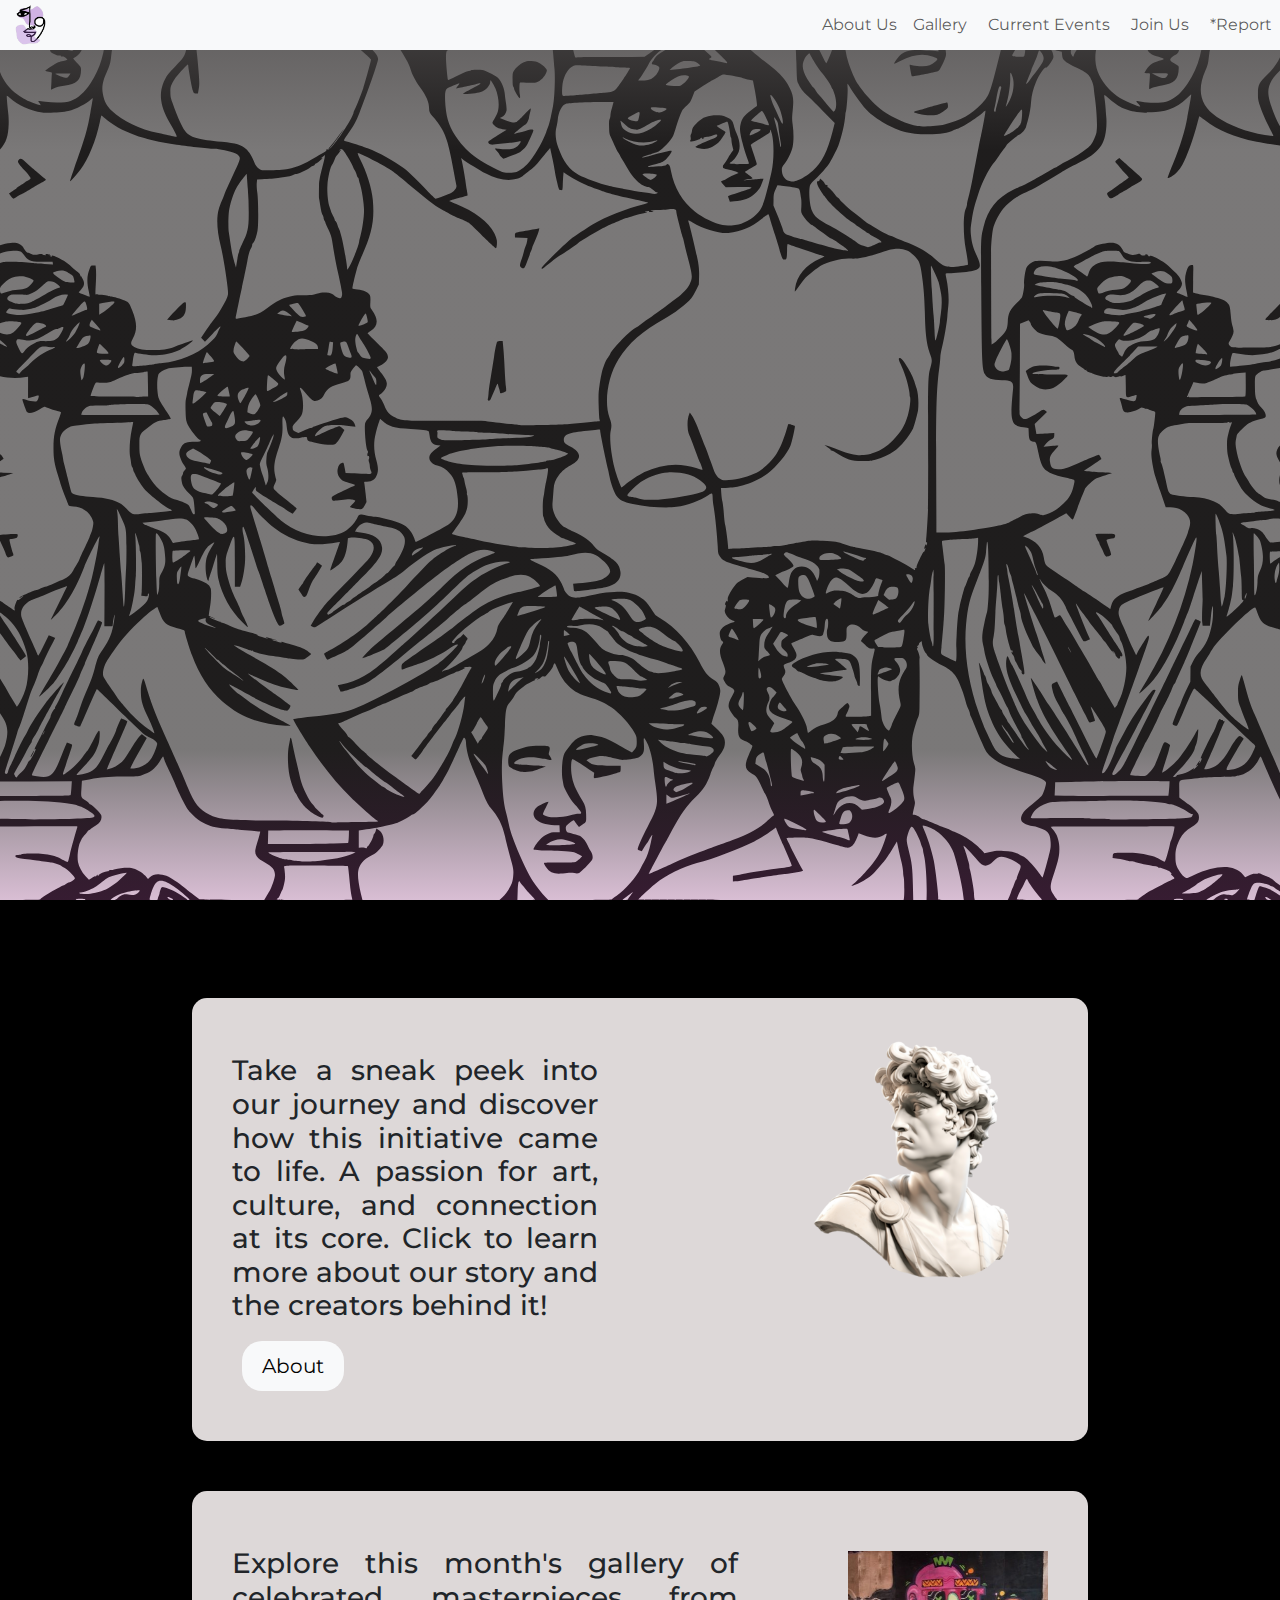
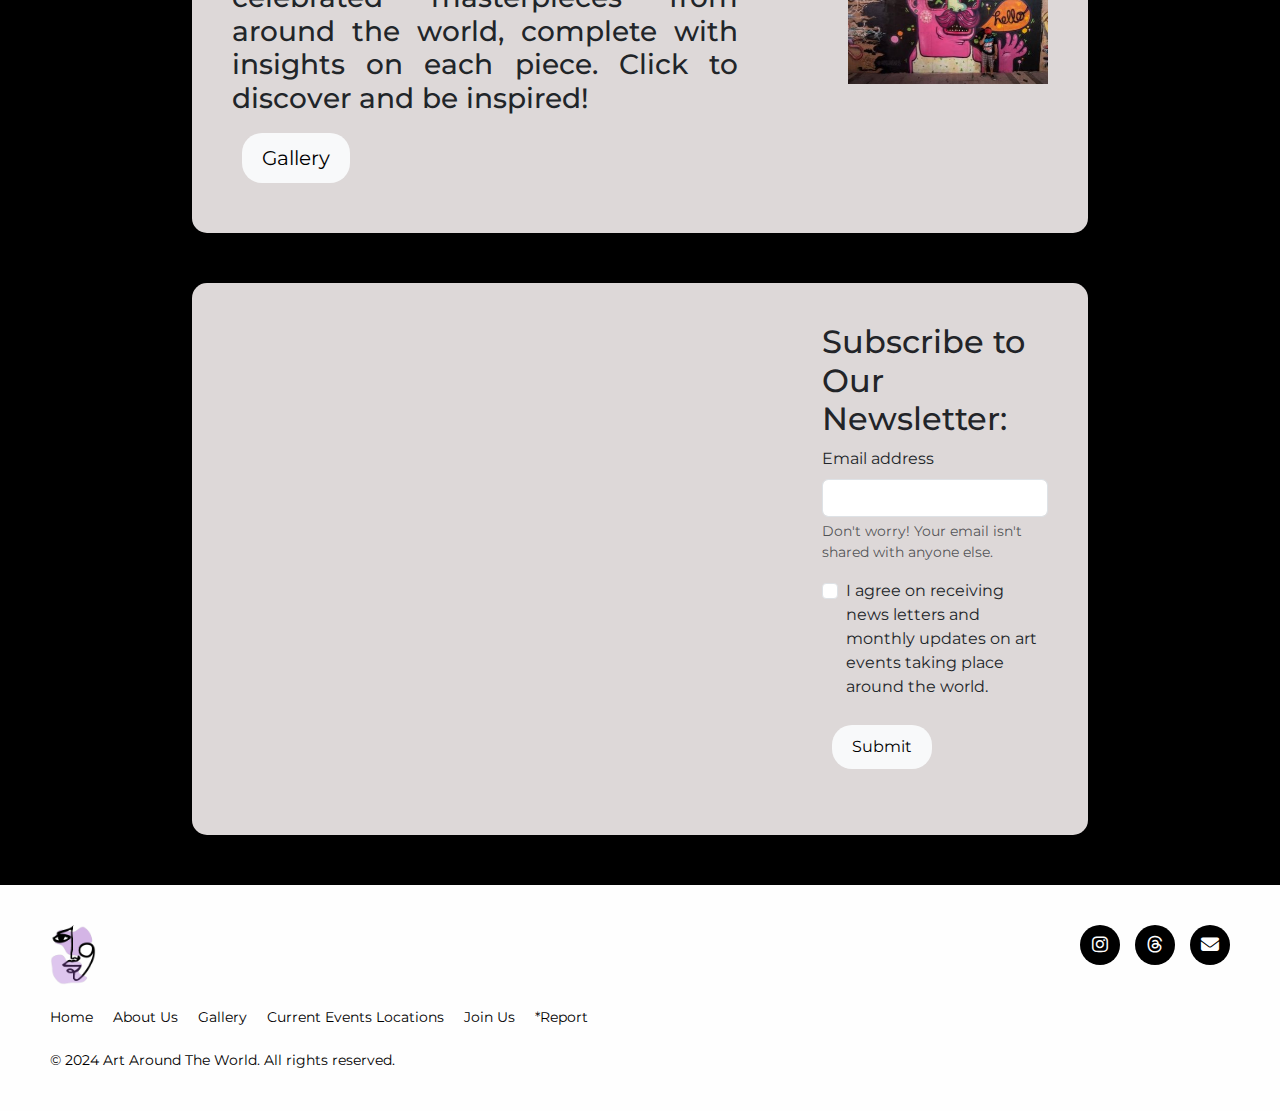
<file: index.html>
<!DOCTYPE html>
<html lang="en">
    <head>
    
<meta charset="utf-8" />
<meta name="viewport" content="width=device-width, initial-scale=1" />
<link href="https://cdn.jsdelivr.net/npm/bootstrap@5.3.3/dist/css/bootstrap.min.css" rel="stylesheet" integrity="sha384-QWTKZyjpPEjISv5WaRU9OFeRpok6YctnYmDr5pNlyT2bRjXh0JMhjY6hW+ALEwIH" crossorigin="anonymous">
<script defer src="https://cdn.jsdelivr.net/npm/bootstrap@5.3.3/dist/js/bootstrap.bundle.min.js" integrity="sha384-YvpcrYf0tY3lHB60NNkmXc5s9fDVZLESaAA55NDzOxhy9GkcIdslK1eN7N6jIeHz" crossorigin="anonymous"></script>
<link rel="preconnect" href="https://fonts.googleapis.com">
<link rel="preconnect" href="https://fonts.gstatic.com" crossorigin>
<link href="https://fonts.googleapis.com/css2?family=Montserrat:ital,wght@0,100..900;1,100..900&display=swap" rel="stylesheet">
<link href="https://stackpath.bootstrapcdn.com/bootstrap/5.1.3/css/bootstrap.min.css" rel="stylesheet">
<link rel="stylesheet" href="https://cdnjs.cloudflare.com/ajax/libs/font-awesome/6.6.0/css/all.min.css">


    <link
    rel="stylesheet"
    href="css/style.css" />
        <title>Home - webProjects</title>
    </head>

<body>
 
<nav id="navigationbar" class="navbar navbar-expand-lg bg-body-tertiary fixed-top">
  <a class="navbar-brand" href="index.html">
    <img src="assets/images/icons/logo.png" alt="Logo" style="height: 40px; margin-left:15px;">
  </a>
  <button class="navbar-toggler" type="button" data-bs-toggle="collapse" data-bs-target="#navbarNavDropdown" aria-controls="navbarNavDropdown" aria-expanded="false" aria-label="Toggle navigation">
    <span class="navbar-toggler-icon"></span>
  </button>
  <div class="collapse navbar-collapse justify-content-end" id="navbarNavDropdown">
    <ul class="navbar-nav">
      <li class="nav-item">
        <a class="nav-link" href="about.html" style="margin-left: 5px;">About Us</a>
      </li>
      <li class="nav-item">
        <a class="nav-link" href="gallery.html"> Gallery</a>
      </li>
      <li class="nav-item">
        <a class="nav-link" href="locations.html" style="margin-left: 5px;">Current Events</a>
      </li>
      <li class="nav-item">
        <a class="nav-link" href="form.html" style="margin-left: 5px;">Join Us</a>
      </li>
      <li class="nav-item">
        <a class="nav-link" href="assets/pdfs/artaroundreport.pdf" style="margin-left: 5px;">*Report</a>
      </li>
    </ul>
  </div>
</nav>

    <section id="HomePage">
    <div class="container fade-in pt-5">
      <div class="row align-items-center" style="min-height: 100vh">
        <div class="col-md-6 mb-4 mt-4">
          <h1>Art Around The World</h1>
          <p class="firstpagetext">
            Discover the beauty of global art through our curated collections and stay inspired with updates on the latest art expos around the world!</p><br>
          <p>Check out this month's expos taking place into these four countries!</p>
          <br>
          <a href="#AboutUsSection" type="button" class="btn btn-light btn-lg">Dive In</a>
        </div>
        <div class="col-md-6 d-flex justify-content-center">
          <div class="card-container d-flex flex-wrap justify-content-end">
            <div class="card card1 m-3">
              <h5>France</h5>
              <a href="locations.html" style="text-decoration:none;  backdrop-filter: blur(15);">
                <p>Elegant, Artistic</p>
              </a>
            </div>
            <div class="card card2 m-3">
              <h5>Greece</h5>
              <a href="locations.html" style="text-decoration:none; ">
                <p style="justify-content:center">Mythical, Historical</p>
              </a>
            </div>
            <div class="card card3 m-3">
              <h5>Italy</h5>
              <a href="locations.html" style="text-decoration:none;">
                <p>Vibrant, Cultural</p>
              </a>
            </div>
            <div class="card card4 m-3">
              <h5>Mexico</h5>
              <a href="locations.html" style="text-decoration:none;">
                <p>Timeless, Culinary</p>
              </a>
            </div>
          </div>
        </div>
      </div>
    </div>
  </section>

  <section id="AboutUsSection">
    <div class="aboutusbox">
      <div class="aboutustext">
        <h3>Take a sneak peek into our journey and discover how this initiative came to life. A passion for art, culture, and connection at its core.
          Click to learn more about our story and the creators behind it!</h3>
        <a href="about.html" type="button" class="btn btn-light btn-lg">About</a>


      </div>
      <div class="aboutusimage">
        <img src="assets/images/home-images/Homepageabout.png" alt="David Michelangelo">
      </div>
    </div>
    </div>

    <section id="GallerySection">
      <div class="gallerybox">
        <div class="gallerytext">
          <h3>Explore this month's gallery of celebrated masterpieces from around the world, complete with insights on each piece.
            Click to discover and be inspired!</h3>
          <a href="gallery.html" type="button" class="btn btn-light btn-lg">Gallery</a>


        </div>
        <div class="galleryimage">
          <div id="carousel" class="carousel slide" data-bs-ride="carousel">
            <div class="carousel-inner">
              <div class="carousel-item active">
                <img src="assets/images/carousel/carousel1.jpg" class="img-fluid" alt="street art">
              </div>
              <div class="carousel-item">
                <img src="assets/images/carousel/carousel2.png" class="img-fluid" alt="el manja">
              </div>
              <div class="carousel-item">
                <img src="assets/images/carousel/carousel3.png" class="img-fluid" alt="vast sea">
              </div>
            </div>

          </div>
        </div>
      </div>


      <section id="NewsletterSection">
        <div class="Contactbox">
          <div class="video">
          <iframe width="560" height="315" src="https://www.youtube.com/embed/ZVlQOytFCRI?si=2NcrLnakA2L5k1gX&amp;controls=0" title="YouTube video player" frameborder="0" allow="accelerometer; autoplay; clipboard-write; encrypted-media; gyroscope; picture-in-picture; web-share" referrerpolicy="strict-origin-when-cross-origin" allowfullscreen></iframe>          </div>
          <div class="form">
            <h2 style="color: #222428;">Subscribe to Our Newsletter:</h2>
            <div class="mb-3">
              <form>
                <div class="mb-3">
                  <label for="inputEmail" class="form-label">Email address</label>
                  <input
                    type="email"
                    class="form-control"
                    aria-describedby="emailHelp" />
                  <div id="emailHelp" class="form-text">
                    Don't worry! Your email isn't shared with anyone else.
                  </div>
                </div>

                <div class="mb-3 form-check">
                  <input type="checkbox" class="form-check-input"  />
                  <label class="form-check-label" >
                    I agree on receiving news letters and monthly updates on art events
                    taking place around the world.</label>
                </div>
                <button type="submit" class="btn btn-light">Submit</button>
              </form>
            </div>
          </div>
        </div>
        </div>
      </section>


    </section>
    <footer class="footer">
      <div class="footer-left">
          <img src="assets/images/icons/logo.png" alt="Art Around The World Logo" class="footer-logo">
          
          <ul class="footer-links">
              <li><a href="index.html">Home</a></li>
              <li><a href="aboutus.html">About Us</a></li>
              <li><a href="gallery.html">Gallery</a></li>
              <li><a href="locations.html">Current Events Locations</a></li>
              <li><a href="form.html">Join Us</a></li>
              <li><a href="assets/pdfs/artaroundreport.pdf">*Report</a></li>
  
          </ul>
  
          <p class="footer-copyright">
              &copy; 2024 Art Around The World. All rights reserved.
          </p>
      </div>
  
      <div class="footer-right">
          <a href="https://www.instagram.com" target="_blank" aria-label="Follow us on Instagram" class="social-link">
              <i class="fab fa-instagram"></i>
          </a>
          <a href="https://www.threads.net" target="_blank" aria-label="Follow us on Threads" class="social-link">
              <i class="fa-brands fa-threads"></i>
          </a>
          <a href="mailto:202312532@ua.edu.lb" aria-label="Email us" class="social-link">
              <i class="fas fa-envelope"></i>
          </a>
      </div>
  </footer></body>

</html>
</file>
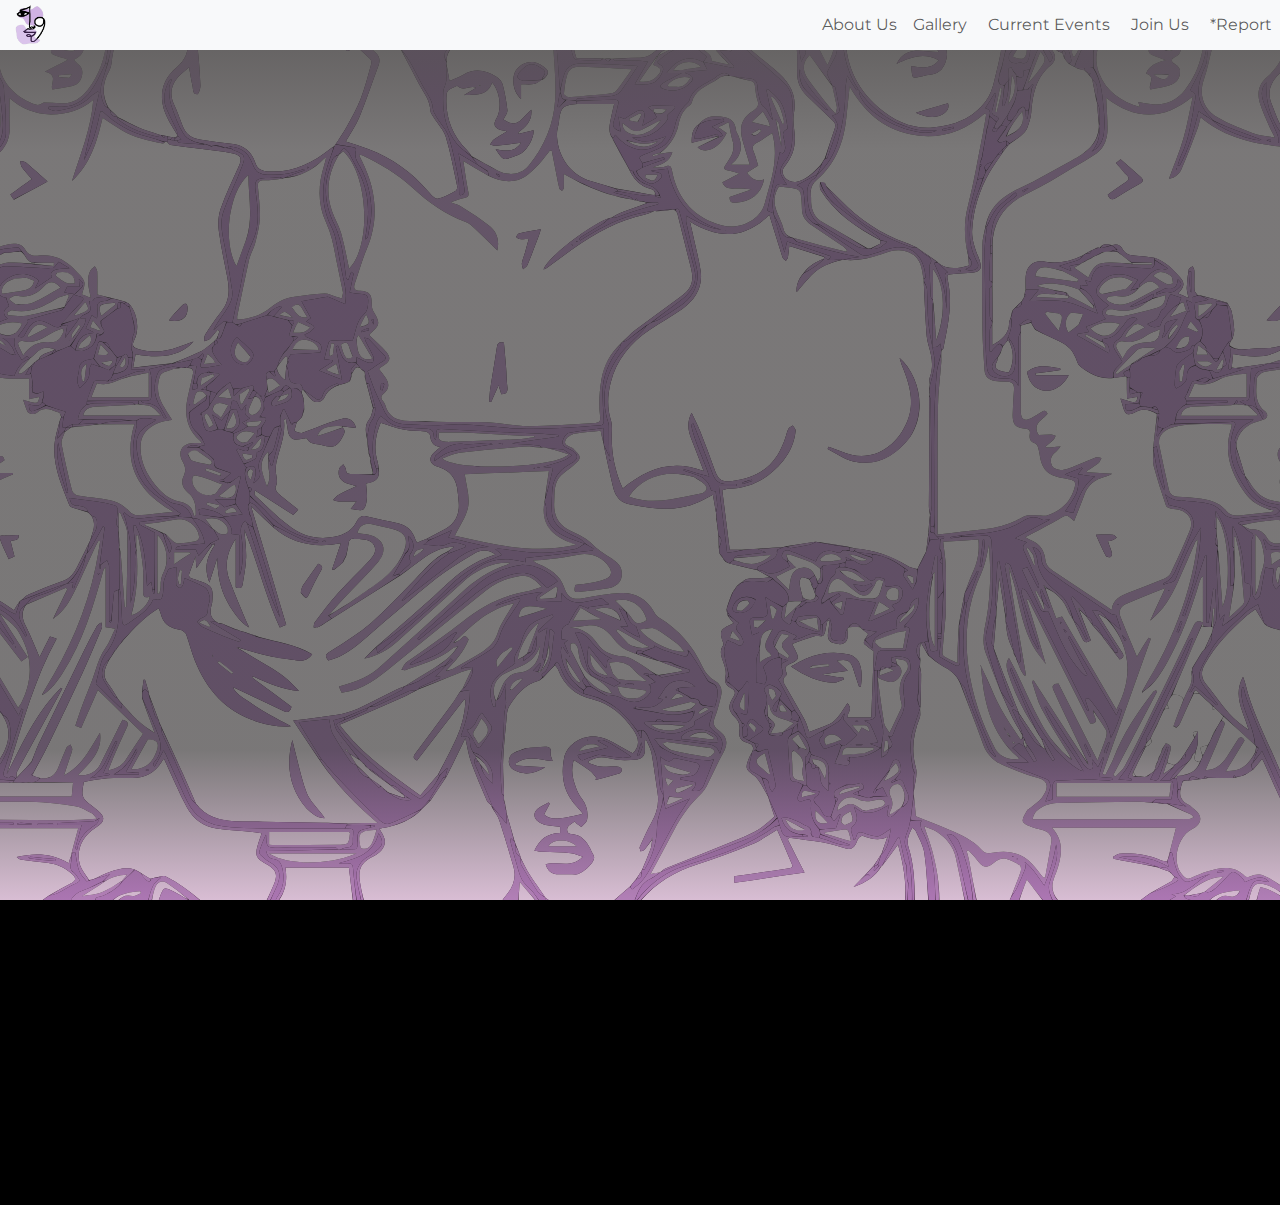
<file: form.html>
<!DOCTYPE html>
<html lang="en">

<head>
   
<meta charset="utf-8" />
<meta name="viewport" content="width=device-width, initial-scale=1" />
<link href="https://cdn.jsdelivr.net/npm/bootstrap@5.3.3/dist/css/bootstrap.min.css" rel="stylesheet" integrity="sha384-QWTKZyjpPEjISv5WaRU9OFeRpok6YctnYmDr5pNlyT2bRjXh0JMhjY6hW+ALEwIH" crossorigin="anonymous">
<script defer src="https://cdn.jsdelivr.net/npm/bootstrap@5.3.3/dist/js/bootstrap.bundle.min.js" integrity="sha384-YvpcrYf0tY3lHB60NNkmXc5s9fDVZLESaAA55NDzOxhy9GkcIdslK1eN7N6jIeHz" crossorigin="anonymous"></script>
<link rel="preconnect" href="https://fonts.googleapis.com">
<link rel="preconnect" href="https://fonts.gstatic.com" crossorigin>
<link href="https://fonts.googleapis.com/css2?family=Montserrat:ital,wght@0,100..900;1,100..900&display=swap" rel="stylesheet">
<link href="https://stackpath.bootstrapcdn.com/bootstrap/5.1.3/css/bootstrap.min.css" rel="stylesheet">
<link rel="stylesheet" href="https://cdnjs.cloudflare.com/ajax/libs/font-awesome/6.6.0/css/all.min.css">


    <link rel="stylesheet" href="css/style.css" />
    <link rel="stylesheet" href="css/form.css" />
    <title>JoinUs - webProjects</title>
</head>

<body>
   
<nav id="navigationbar" class="navbar navbar-expand-lg bg-body-tertiary fixed-top">
    <a class="navbar-brand" href="index.html">
      <img src="assets/images/icons/logo.png" alt="Logo" style="height: 40px; margin-left:15px;">
    </a>
    <button class="navbar-toggler" type="button" data-bs-toggle="collapse" data-bs-target="#navbarNavDropdown" aria-controls="navbarNavDropdown" aria-expanded="false" aria-label="Toggle navigation">
      <span class="navbar-toggler-icon"></span>
    </button>
    <div class="collapse navbar-collapse justify-content-end" id="navbarNavDropdown">
      <ul class="navbar-nav">
        <li class="nav-item">
          <a class="nav-link" href="about.html" style="margin-left: 5px;">About Us</a>
        </li>
        <li class="nav-item">
          <a class="nav-link" href="gallery.html"> Gallery</a>
        </li>
        <li class="nav-item">
          <a class="nav-link" href="locations.html" style="margin-left: 5px;">Current Events</a>
        </li>
        <li class="nav-item">
          <a class="nav-link" href="form.html" style="margin-left: 5px;">Join Us</a>
        </li>
        <li class="nav-item">
          <a class="nav-link" href="assets/pdfs/artaroundreport.pdf" style="margin-left: 5px;">*Report</a>
        </li>
      </ul>
    </div>
  </nav>

    <div class="fade-in">
        <div class="container py-5 mb-5 mt-0">
            <div class="row py-5">
                <div class="col-md-6 firstcol">
                    <form class="p-4 mt-3">
                    <h1><span class="title title-word">Join Us</span></h1>

                        <div class="mb-3">
                            <label for="exampleFormControlInput1" class="form-label">Name</label>
                            <input type="text" class="form-control" id="exampleFormControlInput1">
                        </div>
                        <div class="mb-3">
                            <label for="exampleFormControlInput2" class="form-label">Email</label>
                            <input type="text" class="form-control" id="exampleFormControlInput2">
                        </div>
                        <div class="mb-3">
                            <label for="exampleFormControlTextarea1" class="form-label">Tell us a little bit about yourself!</label>
                            <textarea type="text" class="form-control" id="exampleFormControlTextarea1" rows="3"></textarea>
                        </div>
                        <div class="col-md-4">
                            <label for="inputState" class="form-label">State</label>
                            <select id="inputState" class="form-select">
                                <option selected> Akkar</option>
                                <option selected> Baalbeck-Hermel</option>
                                <option selected> Beirut</option>
                                <option selected> Bekaa</option>
                                <option selected> Mount Lebanon</option>
                                <option selected> North Lebanon</option>
                                <option selected> Nabatiyeh</option>
                                <option selected> South Lebanon</option>
                                <option>...</option>
                            </select>
                        </div>
                        <div class="mb-3 mt-3">
                            <input class="form-check-input" type="checkbox" id="gridCheck">
                            <label class="form-check-label" for="gridCheck">
                                I acknowledge that submitting this form does not <br>guarantee acceptance into the team.
                            </label>
                        </div>

                        <div class="mb-3">
                            <button class="btn btn-primary">Submit</button>
                        </div>
                    </form>
                </div>
                <div class="col-md-6 secondcol">
                    <img src="assets/images/form/form.jpg" class="img-fluid" alt="Form image">
                </div>
            </div>
        </div>
        <footer class="footer">
            <div class="footer-left">
                <img src="assets/images/icons/logo.png" alt="Art Around The World Logo" class="footer-logo">
                
                <ul class="footer-links">
                    <li><a href="index.html">Home</a></li>
                    <li><a href="aboutus.html">About Us</a></li>
                    <li><a href="gallery.html">Gallery</a></li>
                    <li><a href="locations.html">Current Events Locations</a></li>
                    <li><a href="form.html">Join Us</a></li>
                    <li><a href="assets/pdfs/artaroundreport.pdf">*Report</a></li>
        
                </ul>
        
                <p class="footer-copyright">
                    &copy; 2024 Art Around The World. All rights reserved.
                </p>
            </div>
        
            <div class="footer-right">
                <a href="https://www.instagram.com" target="_blank" aria-label="Follow us on Instagram" class="social-link">
                    <i class="fab fa-instagram"></i>
                </a>
                <a href="https://www.threads.net" target="_blank" aria-label="Follow us on Threads" class="social-link">
                    <i class="fa-brands fa-threads"></i>
                </a>
                <a href="mailto:202312532@ua.edu.lb" aria-label="Email us" class="social-link">
                    <i class="fas fa-envelope"></i>
                </a>
            </div>
        </footer></body>

</html>
</file>
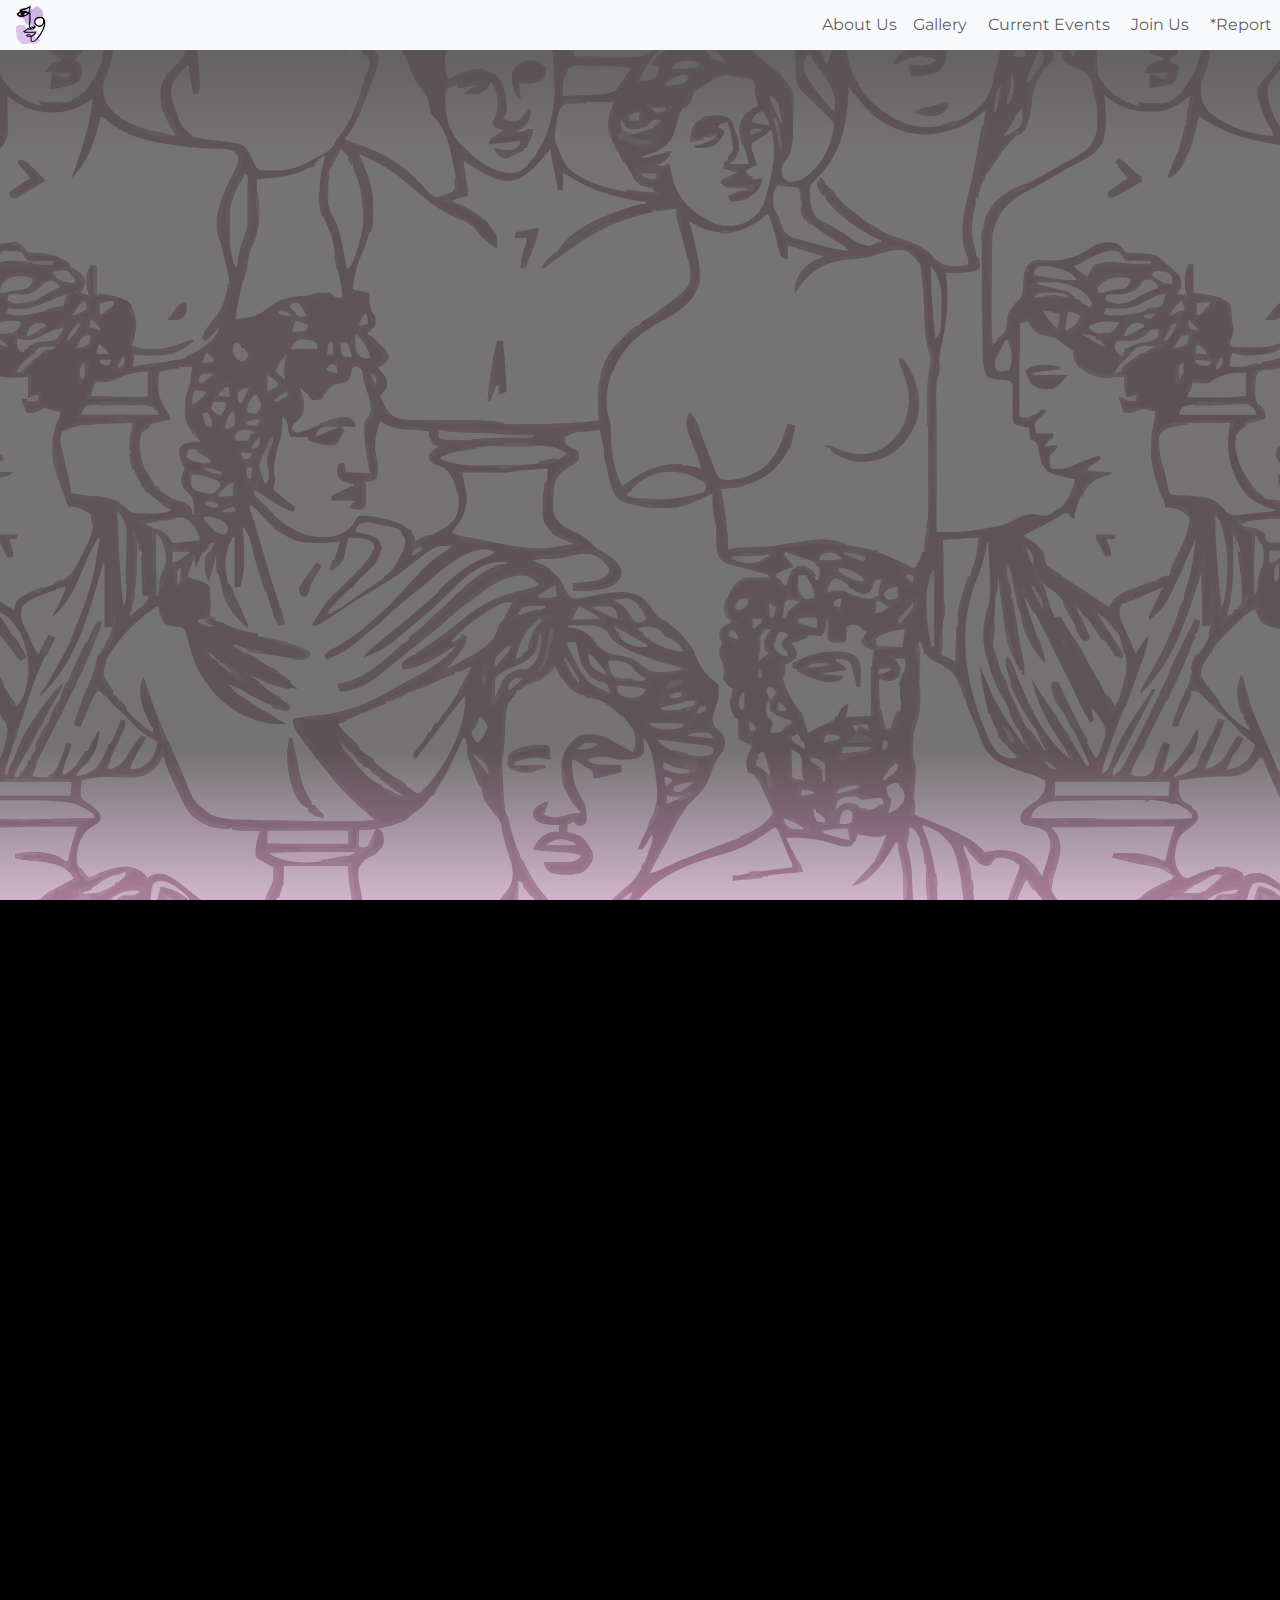
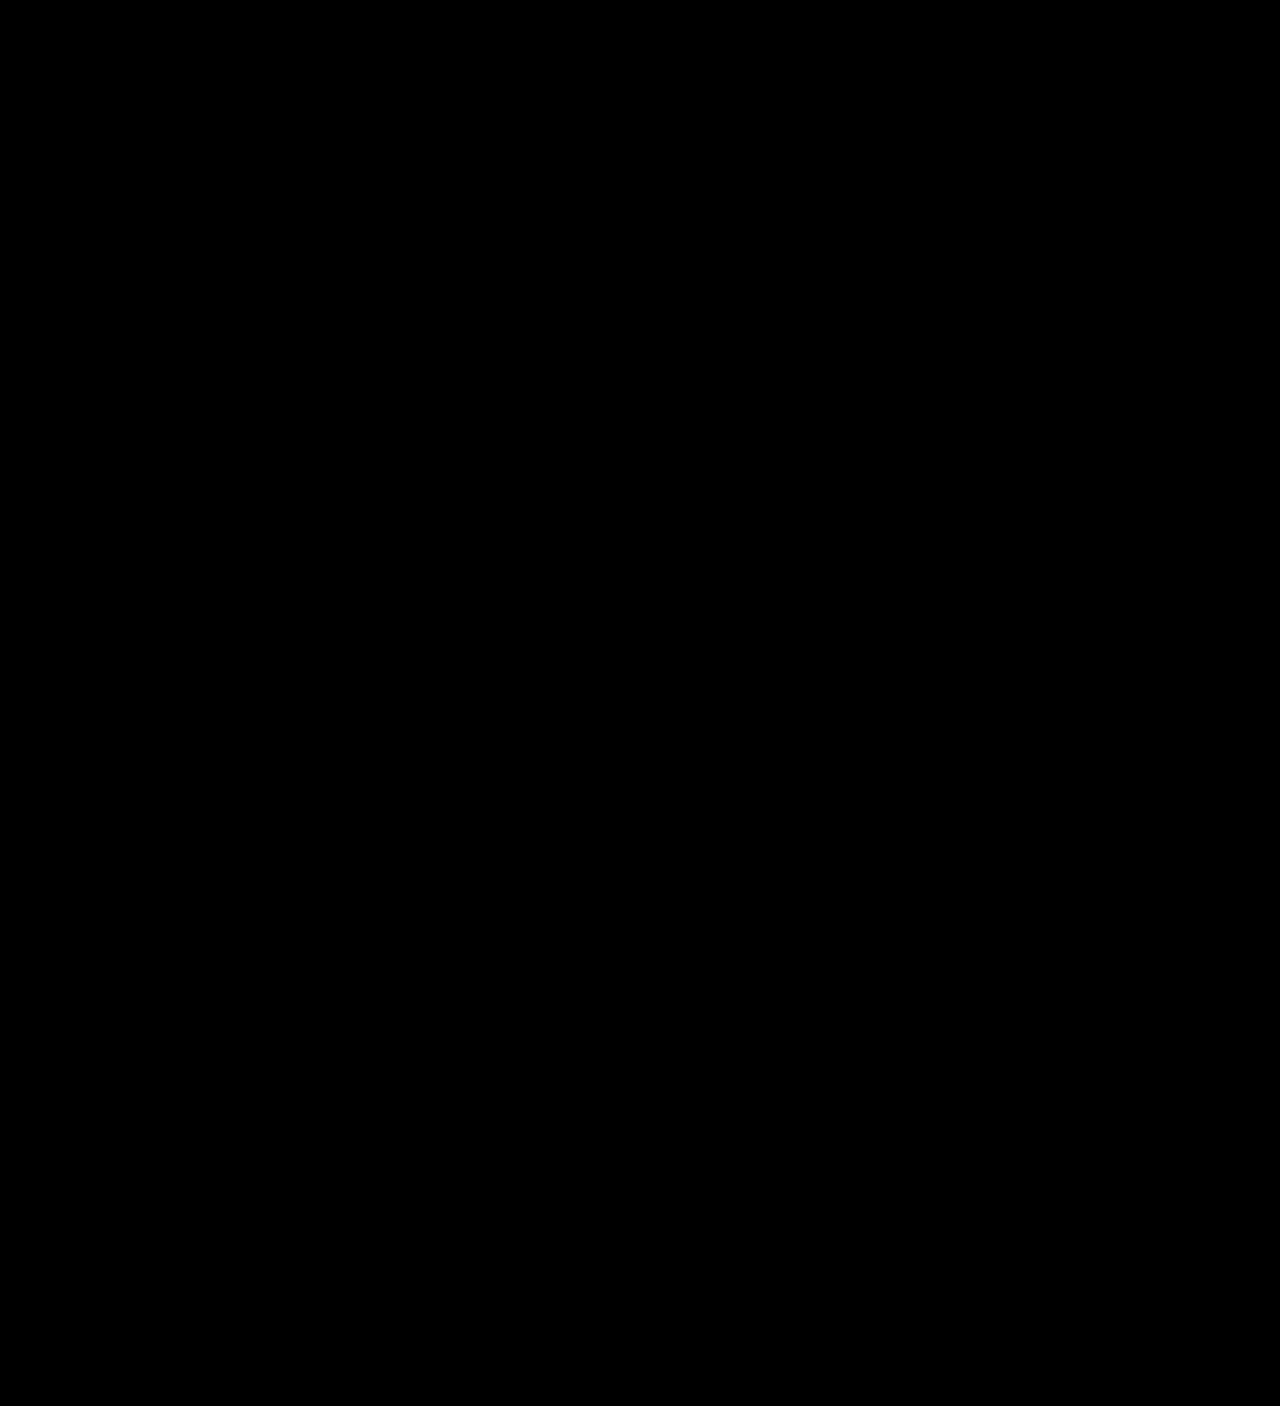
<file: locations.html>
<!DOCTYPE html>
<html lang="en">

<head>
   
<meta charset="utf-8" />
<meta name="viewport" content="width=device-width, initial-scale=1" />
<link href="https://cdn.jsdelivr.net/npm/bootstrap@5.3.3/dist/css/bootstrap.min.css" rel="stylesheet" integrity="sha384-QWTKZyjpPEjISv5WaRU9OFeRpok6YctnYmDr5pNlyT2bRjXh0JMhjY6hW+ALEwIH" crossorigin="anonymous">
<script defer src="https://cdn.jsdelivr.net/npm/bootstrap@5.3.3/dist/js/bootstrap.bundle.min.js" integrity="sha384-YvpcrYf0tY3lHB60NNkmXc5s9fDVZLESaAA55NDzOxhy9GkcIdslK1eN7N6jIeHz" crossorigin="anonymous"></script>
<link rel="preconnect" href="https://fonts.googleapis.com">
<link rel="preconnect" href="https://fonts.gstatic.com" crossorigin>
<link href="https://fonts.googleapis.com/css2?family=Montserrat:ital,wght@0,100..900;1,100..900&display=swap" rel="stylesheet">
<link href="https://stackpath.bootstrapcdn.com/bootstrap/5.1.3/css/bootstrap.min.css" rel="stylesheet">
<link rel="stylesheet" href="https://cdnjs.cloudflare.com/ajax/libs/font-awesome/6.6.0/css/all.min.css">


    <link rel="stylesheet" href="css/style.css" />
    <link rel="stylesheet" href="css/locations.css" />
    <title>Locations - webProjects</title>
</head>

<body>
   
<nav id="navigationbar" class="navbar navbar-expand-lg bg-body-tertiary fixed-top">
    <a class="navbar-brand" href="index.html">
      <img src="assets/images/icons/logo.png" alt="Logo" style="height: 40px; margin-left:15px;">
    </a>
    <button class="navbar-toggler" type="button" data-bs-toggle="collapse" data-bs-target="#navbarNavDropdown" aria-controls="navbarNavDropdown" aria-expanded="false" aria-label="Toggle navigation">
      <span class="navbar-toggler-icon"></span>
    </button>
    <div class="collapse navbar-collapse justify-content-end" id="navbarNavDropdown">
      <ul class="navbar-nav">
        <li class="nav-item">
          <a class="nav-link" href="about.html" style="margin-left: 5px;">About Us</a>
        </li>
        <li class="nav-item">
          <a class="nav-link" href="gallery.html"> Gallery</a>
        </li>
        <li class="nav-item">
          <a class="nav-link" href="locations.html" style="margin-left: 5px;">Current Events</a>
        </li>
        <li class="nav-item">
          <a class="nav-link" href="form.html" style="margin-left: 5px;">Join Us</a>
        </li>
        <li class="nav-item">
          <a class="nav-link" href="assets/pdfs/artaroundreport.pdf" style="margin-left: 5px;">*Report</a>
        </li>
      </ul>
    </div>
  </nav>

        <div class="fade-in">
        <section class="France">
            <div class="container py-5 mb-5 mt-0">
                <div class="row py-5">
                    <div class="col-md-6 p-3 firstcol">
                        <h1 class="text-start">
                            <span class="title title-word">France</span>
                        </h1>

                        <p class="text-start text-dark">
                            The Palace of Versailles is hosting a unique exhibition featuring the work of contemporary artist Guillaume Bresson.
                            <strong>From January 21st to May 25th</strong>, 2025, visitors can explore Bresson's hyperrealistic paintings depicting intense street battles.
                            These works will be displayed in the Africa Rooms, creating a striking dialogue with the historical battle scenes that adorn the walls.
                            This juxtaposition invites viewers to reflect on the representation of violence throughout history and contemporary art.
                        </p>
                    </div>
                    <div class="col-md-6 secondcol">
                        <div class="map-container">
                            <iframe src="https://www.google.com/maps/embed?pb=!4v1734266852910!6m8!1m7!1sVB-xLsm6KYkGgxPbf3WmfA!2m2!1d48.8046615083465!2d2.120406172437452!3f337.94327368066547!4f6.477983433825074!5f0.7820865974627469"
                                height="300"
                                frameborder="0"
                                style=" width:600px; margin:0; border-radius:10px;"
                                allowfullscreen
                                loading="lazy"
                                referrerpolicy="no-referrer-when-downgrade"></iframe>
                        </div>
                    </div>
                </div>
            </div>
        </section>
        <section class="Greece">
            <div class="container py-5 mb-5 mt-0">
                <div class="row py-5">
                    <div class="col-md-6 p-3 firstcol">
                        <h1><span class="title title-word">Greece</span>
                        </h1>
                        <p class="text-start" style="margin-left: 0; color:black; ">
                            Art Athina 2024, taking place at the historic Zappeion Mansion in Athens, is a must-visit event for art enthusiasts.
                            This influential contemporary art fair brings together over 80 galleries from Greece and abroad, showcasing a diverse range of artworks.
                            <strong> Starting December 5th to December 15th,</strong> visitors can explore engaging talks, innovative projects, and performances that delve into themes of sustainability and inclusivity.
                        </p>
                    </div>
                    <div class="col-md-6 secondcol">
                        <div class="map-container">
                            <iframe src="https://www.google.com/maps/embed?pb=!4v1733003734592!6m8!1m7!1sCAoSLEFGMVFpcE95Y3UxSV9JSU5sZWFtMnlpMlhUVVFjYVI2VFVHX0VHaGp5NG5E!2m2!1d37.97146272703829!2d23.73674325734333!3f21.642466294133882!4f1.9105947440868931!5f0.7820865974627469" width="70%"
                                height="300"
                                frameborder="0"
                                style=" width:600px; margin:0; border-radius:10px;"
                                allowfullscreen
                                loading="lazy"
                                referrerpolicy="no-referrer-when-downgrade"></iframe>
                        </div>
                    </div>
                </div>
            </div>
        </section>
        <section class="Italy">
            <div class="container py-5 mb-5 mt-0">
                <div class="row py-5">
                    <div class="col-md-6 p-3 firstcol">
                        <h1> <span class="title title-word">Italy</span>
                        </h1>
                        <p class="text-start" style="margin-left: 0; color:black; ">
                            Palazzo Fava in Bologna is hosting an exhibition dedicated to the renowned Macchiaioli artist, Giovanni Fattori.
                            This exhibition, running <strong>until January 29, 2025</strong>, showcases over 70 of Fattori's works, exploring his unique style and his ability to capture the essence of human emotion and the natural world. </p>
                    </div>
                    <div class="col-md-6 secondcol">
                        <div class="map-container">
                            <iframe src="https://www.google.com/maps/embed?pb=!4v1733003384035!6m8!1m7!1sCAoSLEFGMVFpcE03R3NDeFJzREl0YkNkaVFqVFpIaG5xZFViVlhab2JJRExjY1hW!2m2!1d44.49621327131815!2d11.34193665806329!3f4.451463638819462!4f4.768302713653952!5f0.7820865974627469"
                                height="300"
                                frameborder="0"
                                style=" width:600px; margin:0; border-radius:10px;"
                                allowfullscreen
                                loading="lazy"
                                referrerpolicy="no-referrer-when-downgrade"></iframe>
                        </div>
                    </div>
                </div>
            </div>
            <div class="container py-5 mb-5 mt-0">
                <div class="row py-5">
                    <div class="col-md-6 p-3 firstcol">
                        <h1> <span class="title title-word">Mexico</span>
                        </h1>
                        <p class="text-start" style="margin-left: 0; color:black; ">
                            The Museo Nacional de Antropología in Mexico City is a cultural treasure trove.
                            <strong>From December 1st to December 31st</strong>, this renowned museum hosts various art events and exhibitions, showcasing stunning artifacts and artworks from Mexico's rich heritage.
                            Immerse yourself in the beauty of ancient civilizations and contemporary expressions celebrating Mexican identity.
                        </p>
                    </div>
                    <div class="col-md-6 secondcol">
                        <div class="map-container">
                            <iframe src="https://www.google.com/maps/embed?pb=!4v1733004554839!6m8!1m7!1sCAoSLEFGMVFpcFA1Rl9tcThJcXl2d1JLdm5tVG1PLXJDUHNqdUFaZUlzTEE0TnNG!2m2!1d19.42594991964928!2d-99.18626137319663!3f308.9579079061341!4f-2.859977124460414!5f0.7820865974627469" width="70%"
                                height="300"
                                frameborder="0"
                                style=" width:600px; margin:0; border-radius:10px;"
                                allowfullscreen
                                loading="lazy"
                                referrerpolicy="no-referrer-when-downgrade"></iframe>
                        </div>
                    </div>
                </div>
            </div>
        </section>

</body>
<footer class="footer">
    <div class="footer-left">
        <img src="assets/images/icons/logo.png" alt="Art Around The World Logo" class="footer-logo">
        
        <ul class="footer-links">
            <li><a href="index.html">Home</a></li>
            <li><a href="aboutus.html">About Us</a></li>
            <li><a href="gallery.html">Gallery</a></li>
            <li><a href="locations.html">Current Events Locations</a></li>
            <li><a href="form.html">Join Us</a></li>
            <li><a href="assets/pdfs/artaroundreport.pdf">*Report</a></li>

        </ul>

        <p class="footer-copyright">
            &copy; 2024 Art Around The World. All rights reserved.
        </p>
    </div>

    <div class="footer-right">
        <a href="https://www.instagram.com" target="_blank" aria-label="Follow us on Instagram" class="social-link">
            <i class="fab fa-instagram"></i>
        </a>
        <a href="https://www.threads.net" target="_blank" aria-label="Follow us on Threads" class="social-link">
            <i class="fa-brands fa-threads"></i>
        </a>
        <a href="mailto:202312532@ua.edu.lb" aria-label="Email us" class="social-link">
            <i class="fas fa-envelope"></i>
        </a>
    </div>
</footer>
</html>
</file>
<file: css/style.css>
* {
  margin: 0;
  padding: 0;
}

html {
  height: 100%;
}

body {
  margin: 0;
  padding: 0;
  background-color: #000;
  background-image: linear-gradient(
      rgba(79, 76, 76, 0.919),
      rgba(48, 45, 45, 0.644),
      rgba(48, 45, 45, 0.644),
      rgba(48, 45, 45, 0.644),
      rgba(48, 45, 45, 0.644),
      rgba(48, 45, 45, 0.644),
      rgba(150, 77, 137, 0.364)
    ),
  url("../assets/svgs/home-bgimage.svg");
  background-position: center;
  background-repeat: no-repeat;
  background-size: cover;
  background-attachment: fixed;
  min-height: 100%;
  font-family: "Montserrat", sans-serif;
}

.navbar {
  margin-top: 0%;
  padding: 0%;
  width: 100%;
  position: fixed;
  z-index: 2000;
}

.row {
  display: flex;
  min-height: 88%;
  align-items: center;
  position: relative;
  z-index: 1;
}

h1,
.card h5,
.card p,
p {
  color: #fff;
}

h1 {
  font-size: 400%;
}

p {
  margin: 0 auto;
  text-align: justify;
  font-size: 1rem;
  line-height: 1.6;
}

.btn {
  padding: 10px 20px;
  margin: 10px;
  border: none;
  border-radius: 20px;
  color: #000;
  cursor: pointer;
  transition: background-color 0.3s;
}

.btn:hover {
  background-color: #ceb2e2;
  color: #fff;
}

.card {
  width: 100%;
  max-width: 215px;
  height: 230px;
  border-radius: 10px;
  padding: 15px;
  background-position: top;
  background-size: cover;
  color: white;
  margin: 10px;
  transition: transform 0.5s;
}

.card p {
  font-weight: bolder;
}

.card1 {
  background-image: url("../assets/images/home-images/France-home.jpg");
}

.card2 {
  background-image: url("../assets/images/home-images/Greece-home.jpg");
}

.card3 {
  background-image: url("../assets/images/home-images/Italy-home.jpg");
}

.card4 {
  background-image: url("../assets/images/home-images/Mexico-home.jpg");
}

.card:hover {
  transform: translateY(-10px);
}

.card-container {
  display: flex;
  flex-wrap: wrap;
  justify-content: center;
  padding: 20px;
}

.aboutus-section p {
  max-width: 700px;
}

.aboutusbox,
.gallerybox,
.Contactbox {
  background-color: #ddd8d8;
  display: flex;
  flex-direction: row;
  border-radius: 15px;
  width: 70%;
  height: auto;
  margin: auto;
  padding: 40px;
  gap: 30px;
  margin-bottom: 50px;
  margin-top: 50px;
}

.aboutusimage img {
  width: 100%;
  border-radius: 10px;
  justify-content: flex-end;
  padding-left: 30%;
}

.aboutustext,
.gallerytext {
  flex: 1;
  padding-right: 20px;
  margin-top: 2%;
  margin-right: 60px;
  text-align: justify;
}

.gallery {
  margin: 5%;
  display: flex;
  flex-wrap: wrap;
  justify-content: space-between;
  padding: 10px;
}

.gallery-item {
  flex: 1 1 30%;
  margin: 10px;
  box-sizing: border-box;
  text-align: center;
}

.gallery-item img {
  width: 100%;
  height: auto;
  border-radius: 10px;
  margin-bottom: 10px;
}

.video iframe {
  border-radius: 10px;
}

.QandA {
  margin-left: 15%;
  margin-right: 15%;
}

.map-container {
  width: 800px;
  margin: 0 auto;
  overflow: hidden;
  border-radius: 20px;
}

.map-container iframe {
  display: block;
  width: 100%;
  height: 450px;
  border: none;
}
#carousel {
  padding: 0;
  margin-top: 10%;
  margin-right: 30%;
  width: 200px;  
  height: auto; 
  overflow: hidden; }

.carousel-inner {
  height: 100%;
  width: 100%;
}

.galleryimage {
  display: block;
  width: fit-content;
  height: fit-content;
}


.aboutusimage,
.aboutustext {
  padding-right: 0;
}


.footer {
  background-color: #fefefe;
  width: 100%;
  padding: 40px 50px;
  box-sizing: border-box;
  display: flex;
  justify-content: space-between;
  align-items: flex-start;
}

.footer-left {
  flex: 1;
  min-width: 280px;
}

.footer-logo {
  height: 60px;
  margin-bottom: 20px;
}

.footer-links {
  padding: 0;
  margin: 0 0 20px;
  display: flex;
  gap: 20px;
  flex-direction: row; 
}

.footer-links li {
  list-style-type: none;
  margin: 0;
}

.footer-links a {
  color: #000000;
  text-decoration: none;
  font-size: 14px;
  transition: color 0.3s ease;
}

.footer-links a:hover {
  color: #d5b4e7;
  text-decoration: underline;
}

.footer-copyright {
  color: #000000;
  font-size: 14px;
  margin: 0;
}

.footer-right {
  display: flex;
  gap: 15px;
  align-items: center;
}

.social-link {
  display: flex;
  justify-content: center;
  align-items: center;
  width: 40px;
  height: 40px;
  background-color: #000000;
  border-radius: 50%;
  color: #ffffff;
  font-size: 18px;
  text-decoration: none;
  transition: background-color 0.3s ease;
}

.social-link:hover {
  background-color: #d5b4e7;
}

@media (max-width: 600px) {
  .Contactbox {
    display: flex;
    flex-direction: column;
    gap: 20%;
  }

  .map-container {
    width: 100%;
    padding: 0;
    margin: 0 auto;
  }

  .map-container iframe {
    height: 400px;
    width: 100%;
    display: block;
    margin: 0;
    padding: 0;
  }
  .footer {
    flex-direction: column;
    align-items: center;
    gap: 20px;
  }

  .footer-left,
  .footer-right {
    text-align: center;
    width: 100%;
  }

  .footer-links {
    flex-direction: column;
    align-items: center;
    gap: 10px;
  }

  .footer-right {
    justify-content: center;
  }
}

@media (min-width: 601px) and (max-width: 1024px) {
  .Contactbox {
    display: flex;
    flex-direction: column;
    align-items: center;
    justify-content: center;
  }
  .footer {
    flex-direction: column;
    align-items: center;
    gap: 20px;
  }

  .footer-left,
  .footer-right {
    text-align: center;
    width: 100%;
  }

  .footer-links {
    flex-direction: column;
    align-items: center;
    gap: 10px;
  }

  .footer-right {
    justify-content: center;
  }
}

@media (max-width: 768px) {
  .firstparagraphtext {
    text-align: justify;
  }

  .body {
    padding: 10%;
  }

  .card {
    max-width: 100%;
  }

  .row {
    flex-direction: column;
    justify-content: center;
    text-align: center;
  }

  h1 {
    font-size: 2.5rem;
    margin-bottom: 1rem;
  }

  .header {
    flex-direction: column;
    align-items: flex-start;
  }

  .nav-buttons {
    flex-wrap: wrap;
    gap: 10px;
  }

  .aboutusbox,
  .gallerybox {
    background-color: #ddd8d8;
    display: flex;
    flex-direction: column-reverse;
    width: 80%;
    padding: 30px;
  }

  .Contactbox {
    background-color: #ddd8d8;
    display: flex;
    flex-direction: column;
    width: 80%;
    padding: 30px;
  }

  .aboutustext,
  .gallerytext {
    flex: 1;
    padding-right: 10px;
    margin-top: 2%;
    margin-right: 20px;
    text-align: justify;
  }

  .gallery {
    flex-direction: column;
  }

  .video iframe {
    width: 100%;
  }
}

@media (min-width: 769px) and (max-width: 1199px) {
  .aboutusbox,
  .gallerybox {
    background-color: #ddd8d8;
    display: flex;
    flex-direction: column-reverse;
    width: 80%;
    padding: 30px;
  }

  .Contactbox {
    background-color: #ddd8d8;
    display: flex;
    flex-direction: column;
    width: 80%;
    padding: 30px;
  }

  .aboutustext,
  .gallerytext {
    flex: 1;
    padding-right: 10px;
    margin-top: 2%;
    margin-right: 20px;
    text-align: justify;
  }

  .gallery {
    flex-direction: column;
  }
  .footer {
    flex-direction: column;
    align-items: center;
    gap: 20px;
  }

  .footer-left,
  .footer-right {
    text-align: center;
    width: 100%;
  }

  .footer-links {
    flex-direction: column;
    align-items: center;
    gap: 10px;
  }

  .footer-right {
    justify-content: center;
  }
}

@keyframes fadeInUp {
  from {
    opacity: 0;
    transform: translateY(20px);
  }

  to {
    opacity: 1;
    transform: translateY(0);
  }
}

.fade-in {
  opacity: 0;
  transform: translateY(20px);
  animation: fadeInUp 1s ease-out forwards;
  animation-delay: 0.5s;
}
</file>
<file: css/form.css>
body {
    margin: 0;
    padding: 0;
    background-color: #000;
    background-image: linear-gradient(rgba(79, 76, 76, 0.919),
            rgba(48, 45, 45, 0.644),
            rgba(48, 45, 45, 0.644),
            rgba(48, 45, 45, 0.644),
            rgba(48, 45, 45, 0.644),
            rgba(48, 45, 45, 0.644),
            rgba(150, 77, 137, 0.364)),
        url('../assets/svgs/Form-bgimage.svg');
    background-position: center;
    background-repeat: no-repeat;
    background-size: cover;
    background-attachment: fixed;
    min-height: 100%;
    font-family: 'Montserrat', sans-serif;
}

.firstcol {
    background-color: #dcd8d7;
    height: auto;
    box-shadow: rgba(0, 0, 0, 0.35) 0px 5px 15px;
    position: relative;
    width: 550px;
    left: 155px;
    top: 171px;
    border-radius: 20px;
    margin-bottom: 40px;
}

.img-fluid {
    border-radius: 20px;
    width: 100%;
    height: auto;
    object-fit: cover;
}

.btn-primary {
    background-color: #fefefe;
}

.form-control {
    height: 52px;
    background: #fff;
    font-size: 14px;
    border-radius: 2px;
    border: 1px solid #c1b688;
}

.form-control[type=text]:hover {
    border: 2px solid #ceb2e2;
}

.title {
    animation: color-animation 4s linear infinite;
}

.title-word {
    --color-1: #c65898;
    --color-2: #d6b7e4;
}

@keyframes color-animation {
    0% {
        color: var(--color-1);
    }

    50% {
        color: var(--color-2);
    }

    100% {
        color: var(--color-1);
    }
}


@media only screen and (max-width: 768px) {
    .container {
        padding: 20px;
        ;
    }

    .firstcol {
        width: 100%;
        left: 0;
        top: 0;
        height: auto;
        margin-bottom: 20px;
    }

    .row {
        flex-direction: column-reverse;
    }

    .secondcol {
        margin-bottom: 20px;
    }

    .img-fluid {

        margin-bottom: 20px;
    }



}
</file>
<file: css/locations.css>
body {
  margin: 0;
  padding: 0;
  background-color: #000;
  background-image: linear-gradient(
      rgba(79, 76, 76, 0.919),
      rgba(48, 45, 45, 0.644),
      rgba(48, 45, 45, 0.644),
      rgba(48, 45, 45, 0.644),
      rgba(48, 45, 45, 0.644),
      rgba(48, 45, 45, 0.644),
      rgba(150, 77, 137, 0.364)
    ),
  url("../assets/svgs/Locations-bgimage.svg");
  background-position: center;
  background-repeat: no-repeat;
  background-size: cover;
  background-attachment: fixed;
  min-height: 100%;
  font-family: "Montserrat", sans-serif;
}
.map-container {
  width: 800px;
  margin: 0 auto;
  overflow: hidden;
  border-radius: 20px;
}

.map-container iframe {
  display: block;
  width: 100%;
  height: 450px;
  border: none;
}

.firstcol {
  background-color: #dcd8d7;
  height: auto;
  box-shadow: rgba(0, 0, 0, 0.35) 0px 5px 15px;
  position: relative;
  width: 550px;
  left: 155px;
  top: 171px;
  border-radius: 20px;
  margin-bottom: 40px;
}

.title {
  animation: color-animation 4s linear infinite;
}

.title-word {
  --color-1: #c65898;
  --color-2: #d6b7e4;
}

@keyframes color-animation {
  0% {
    color: var(--color-1);
  }

  50% {
    color: var(--color-2);
  }

  100% {
    color: var(--color-1);
  }
}

@media only screen and (max-width: 768px) {
  .map-container {
    width: 100%;
    padding: 0;
    margin: 0 auto;
  }

  .map-container iframe {
    height: 400px;
    width: 100%;
    display: block;
    margin: 0;
    padding: 0;
  }

  .container {
    padding: 20px;
  }

  .firstcol {
    width: 100%;
    left: 0;
    top: 0;
    height: auto;
    margin-bottom: 20px;
  }

  .row {
    flex-direction: column-reverse;
  }

  .secondcol {
    margin-bottom: 20px;
  }
}
</file>
